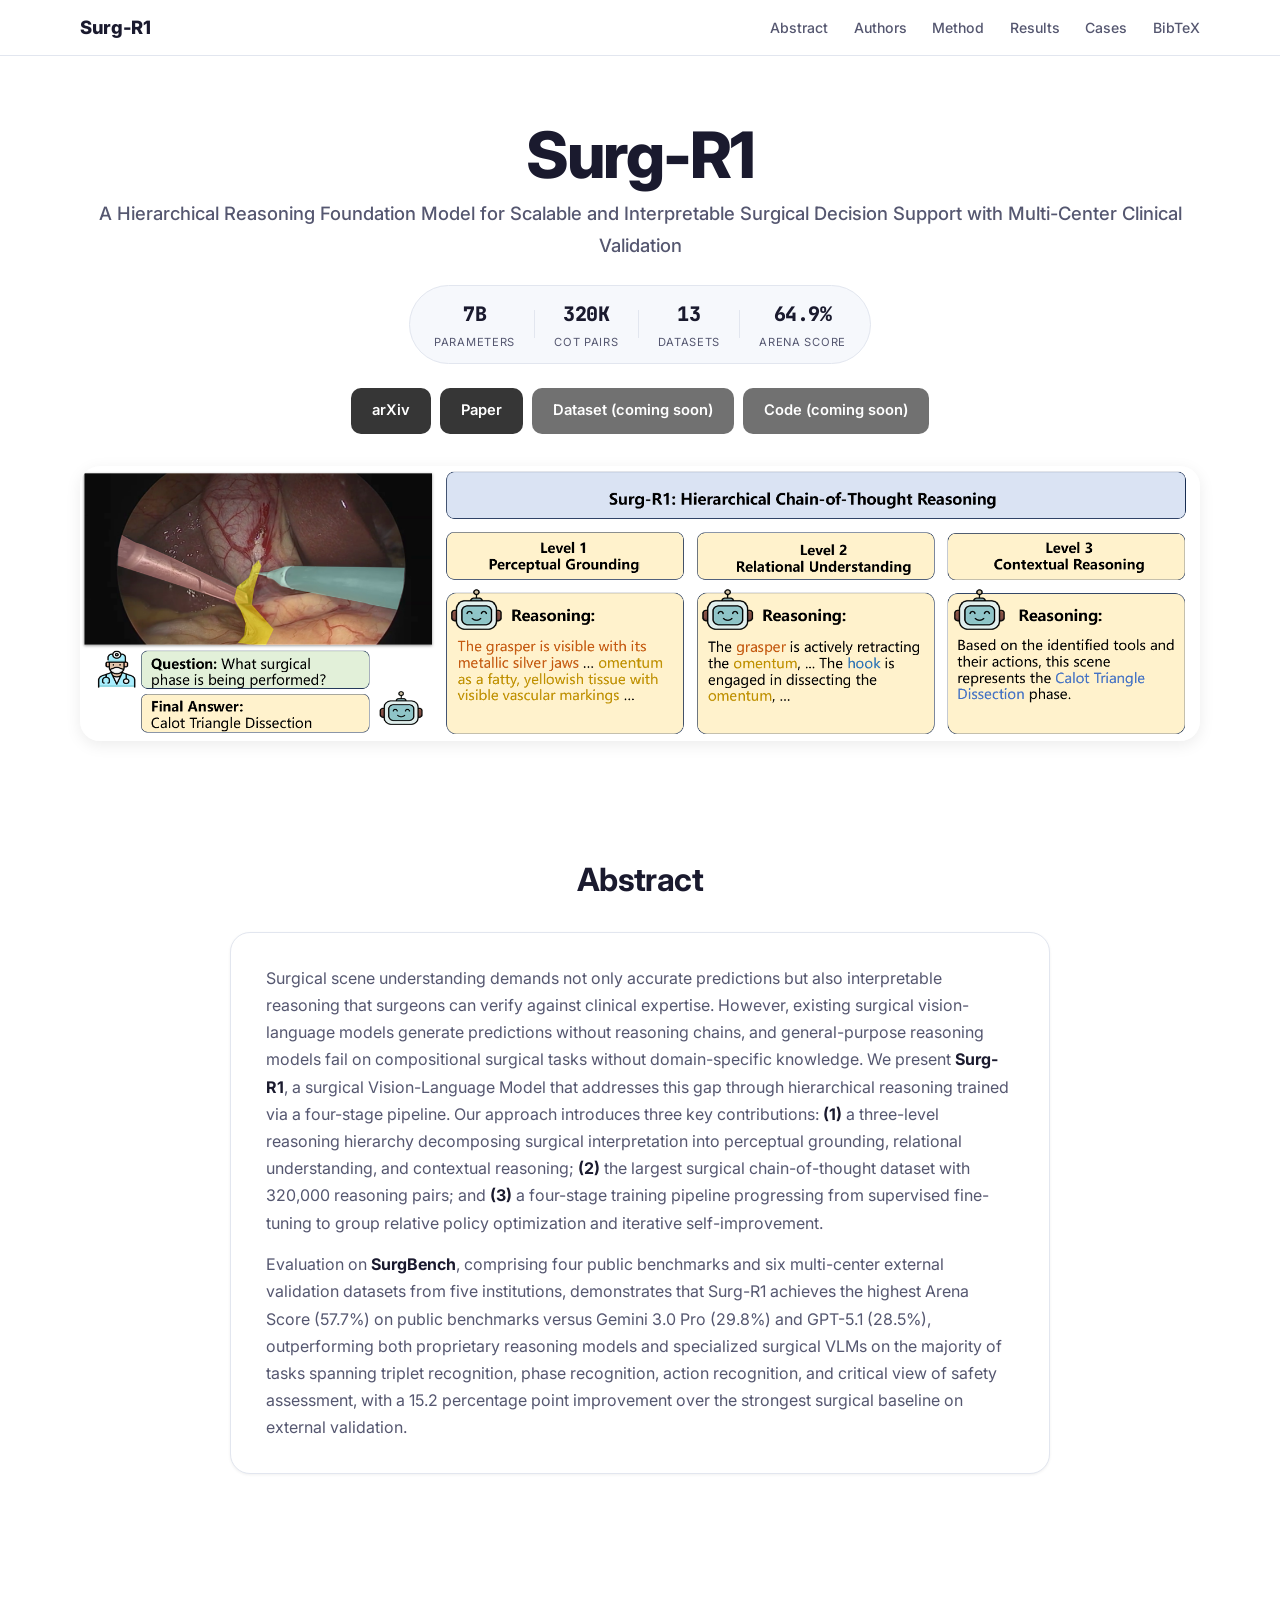
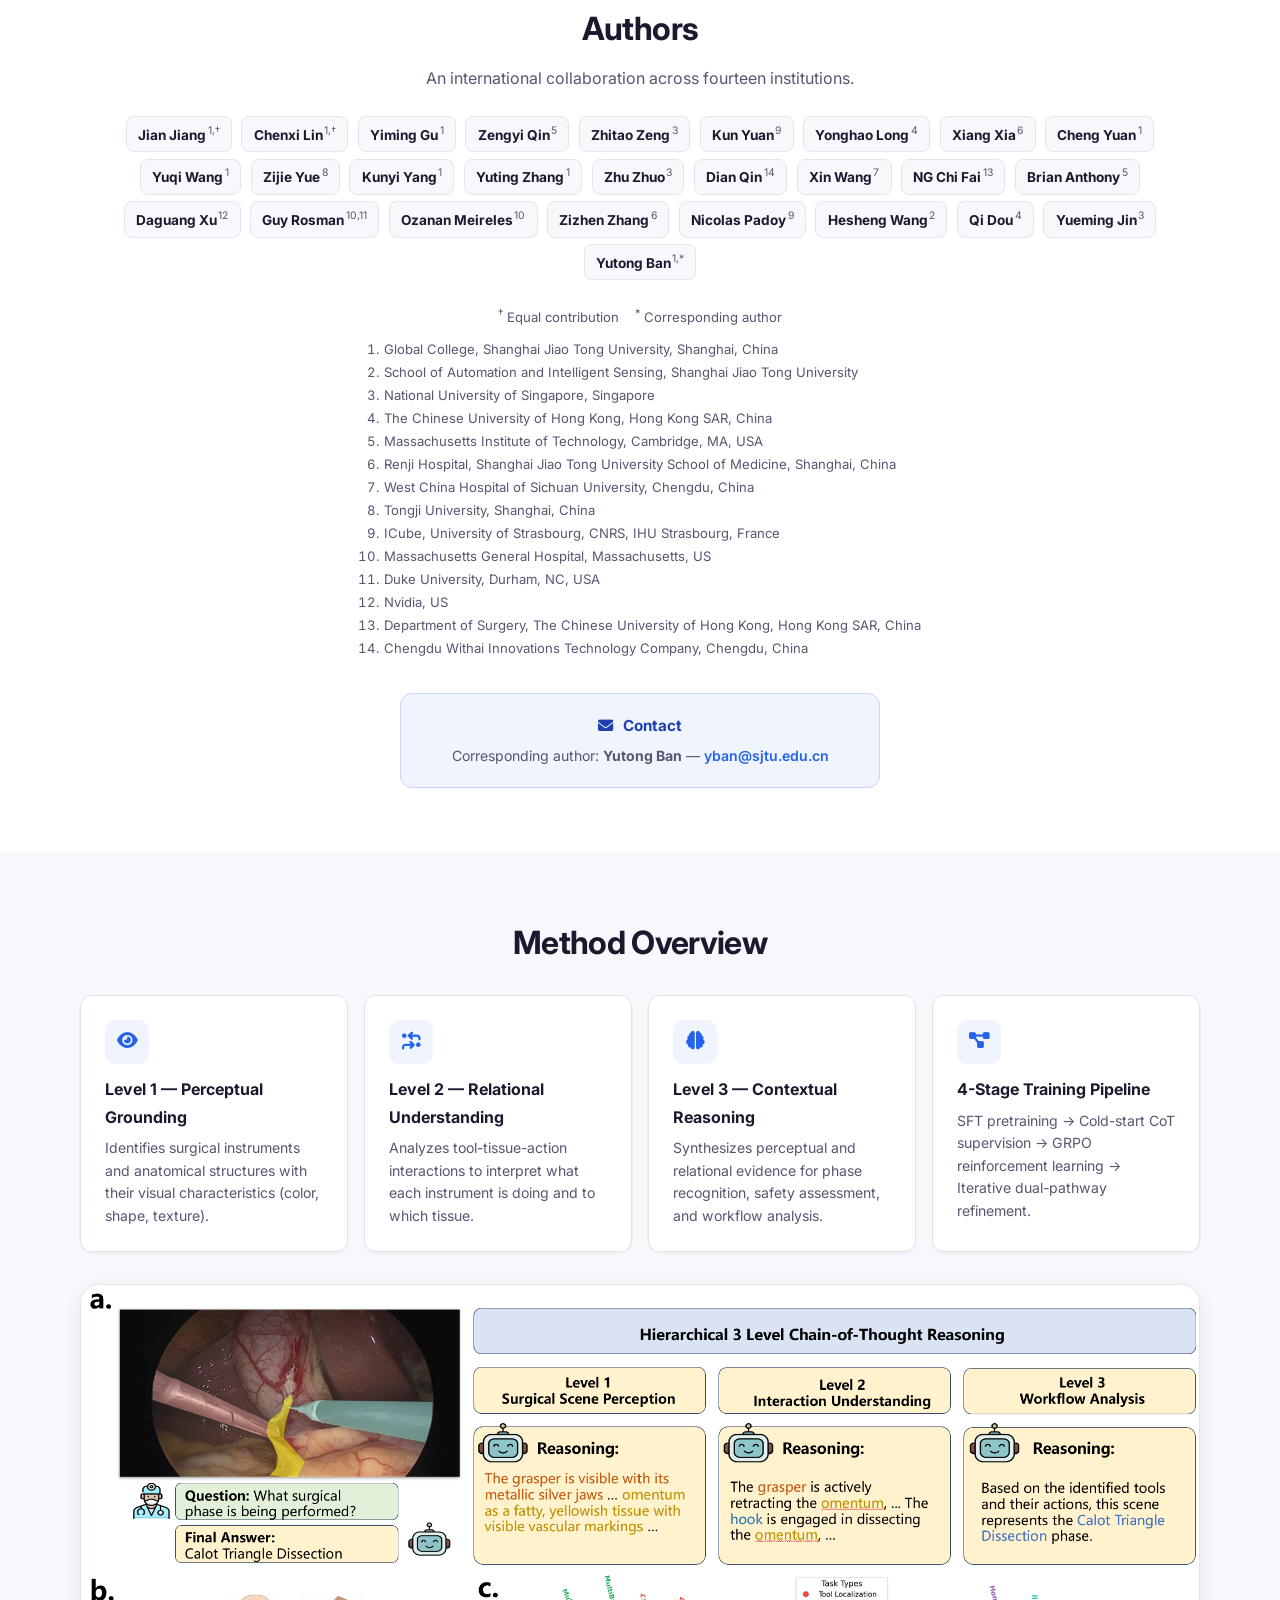
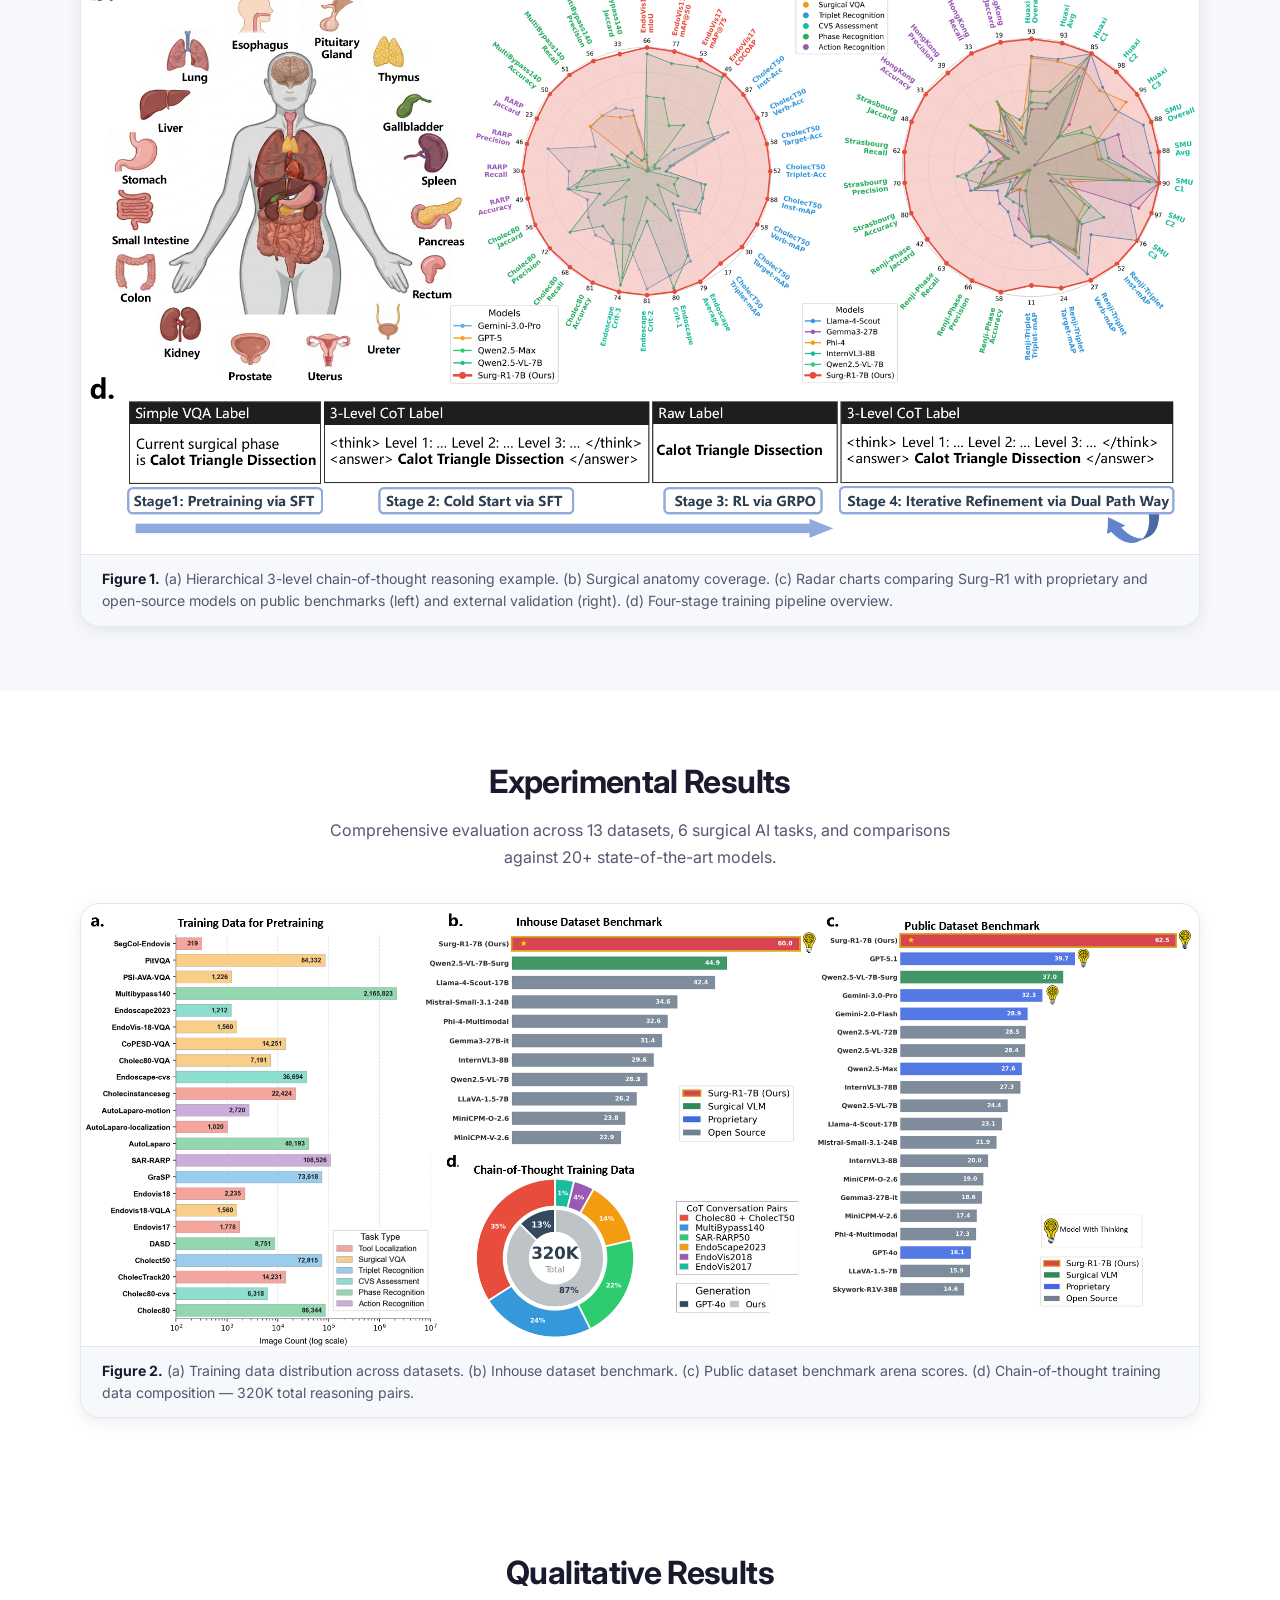
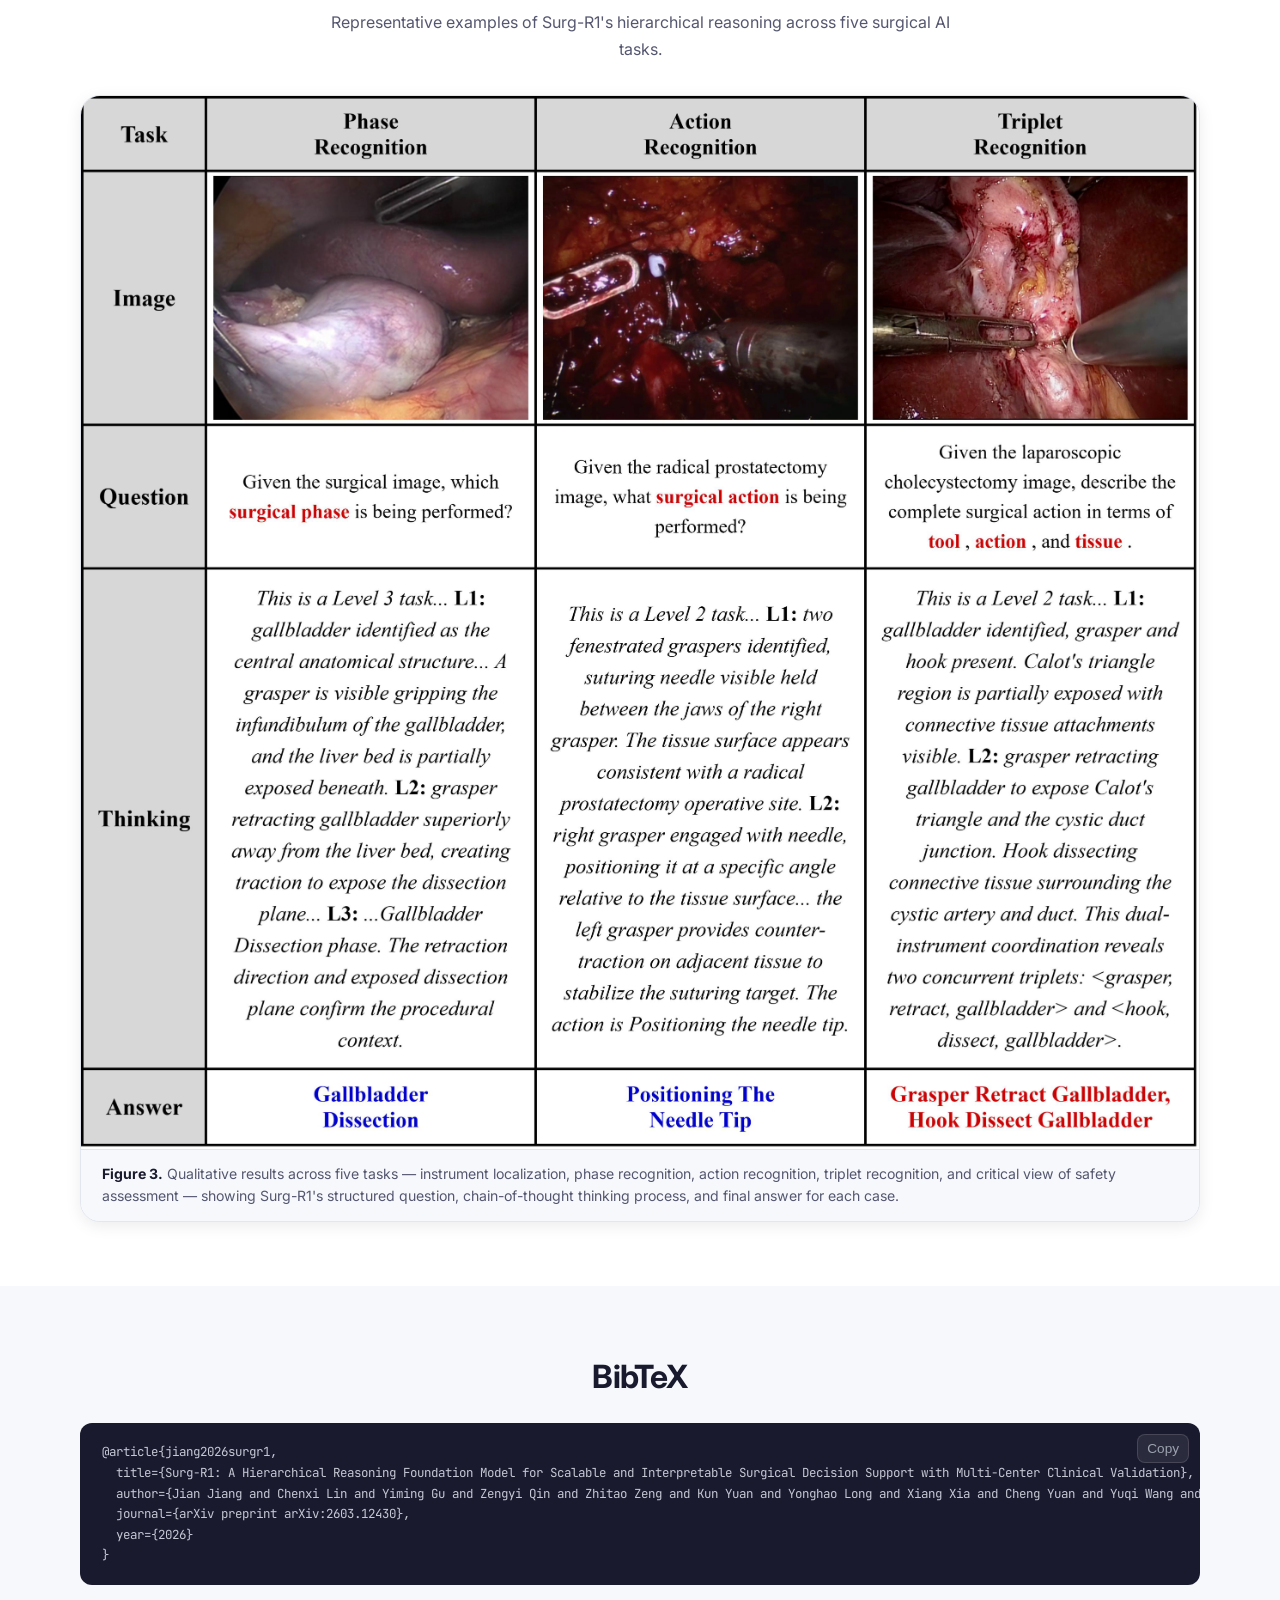
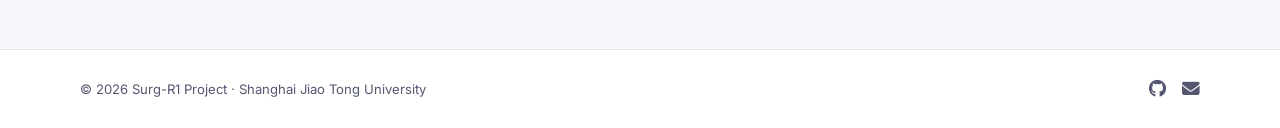
<file: index.html>
<!doctype html>
<html lang="en">
  <head>
    <meta charset="UTF-8" />
    <meta name="viewport" content="width=device-width, initial-scale=1.0" />
    <title>Surg-R1 | Hierarchical Reasoning for Surgical Decision Support</title>
    <meta name="description" content="Surg-R1: A Hierarchical Reasoning Foundation Model for Scalable and Interpretable Surgical Decision Support with Multi-Center Clinical Validation." />
    <link rel="preconnect" href="https://fonts.googleapis.com" />
    <link rel="preconnect" href="https://fonts.gstatic.com" crossorigin />
    <link href="https://fonts.googleapis.com/css2?family=Inter:wght@400;500;600;700;800&family=JetBrains+Mono:wght@500&display=swap" rel="stylesheet" />
    <link rel="stylesheet" href="https://cdnjs.cloudflare.com/ajax/libs/font-awesome/6.5.1/css/all.min.css" />
    <link rel="stylesheet" href="styles.css" />
  </head>
  <body>
    <!-- ========== NAV ========== -->
    <nav class="topnav">
      <div class="container nav-inner">
        <a href="#" class="nav-brand">Surg-R1</a>
        <div class="nav-links">
          <a href="#abstract">Abstract</a>
          <a href="#authors">Authors</a>
          <a href="#method">Method</a>
          <a href="#results">Results</a>
          <a href="#cases">Cases</a>
          <a href="#bibtex">BibTeX</a>
        </div>
      </div>
    </nav>

    <!-- ========== HERO ========== -->
    <header class="hero">
      <div class="container hero-inner">
        <h1>Surg-R1</h1>
        <p class="hero-sub">A Hierarchical Reasoning Foundation Model for Scalable and Interpretable Surgical Decision Support with Multi-Center Clinical Validation</p>

        <div class="hero-stats">
          <div class="stat">
            <span class="stat-val">7B</span>
            <span class="stat-label">Parameters</span>
          </div>
          <div class="stat-divider"></div>
          <div class="stat">
            <span class="stat-val">320K</span>
            <span class="stat-label">CoT Pairs</span>
          </div>
          <div class="stat-divider"></div>
          <div class="stat">
            <span class="stat-val">13</span>
            <span class="stat-label">Datasets</span>
          </div>
          <div class="stat-divider"></div>
          <div class="stat">
            <span class="stat-val">64.9%</span>
            <span class="stat-label">Arena Score</span>
          </div>
        </div>

        <div class="hero-actions">
          <a href="https://arxiv.org/abs/2603.12430" class="btn btn-pill" target="_blank">arXiv</a>
          <a href="https://arxiv.org/pdf/2603.12430.pdf" class="btn btn-pill" target="_blank">Paper</a>
          <span class="btn btn-pill btn-disabled">Dataset (coming soon)</span>
          <span class="btn btn-pill btn-disabled">Code (coming soon)</span>
        </div>

        <div class="hero-teaser">
          <img src="assets/images/hero-teaser.png" alt="Surg-R1: Hierarchical Chain-of-Thought Reasoning" />
        </div>
      </div>
    </header>

    <main>
      <!-- ========== ABSTRACT ========== -->
      <section id="abstract" class="section">
        <div class="container narrow">
          <h2 class="section-title">Abstract</h2>
          <div class="abstract-card">
            <p>Surgical scene understanding demands not only accurate predictions but also interpretable reasoning that surgeons can verify against clinical expertise. However, existing surgical vision-language models generate predictions without reasoning chains, and general-purpose reasoning models fail on compositional surgical tasks without domain-specific knowledge. We present <strong>Surg-R1</strong>, a surgical Vision-Language Model that addresses this gap through hierarchical reasoning trained via a four-stage pipeline. Our approach introduces three key contributions: <strong>(1)</strong> a three-level reasoning hierarchy decomposing surgical interpretation into perceptual grounding, relational understanding, and contextual reasoning; <strong>(2)</strong> the largest surgical chain-of-thought dataset with 320,000 reasoning pairs; and <strong>(3)</strong> a four-stage training pipeline progressing from supervised fine-tuning to group relative policy optimization and iterative self-improvement.</p>
            <p>Evaluation on <strong>SurgBench</strong>, comprising four public benchmarks and six multi-center external validation datasets from five institutions, demonstrates that Surg-R1 achieves the highest Arena Score (57.7%) on public benchmarks versus Gemini 3.0 Pro (29.8%) and GPT-5.1 (28.5%), outperforming both proprietary reasoning models and specialized surgical VLMs on the majority of tasks spanning triplet recognition, phase recognition, action recognition, and critical view of safety assessment, with a 15.2 percentage point improvement over the strongest surgical baseline on external validation.</p>
          </div>
        </div>
      </section>

      <!-- ========== AUTHORS ========== -->
      <section id="authors" class="section">
        <div class="container">
          <h2 class="section-title">Authors</h2>
          <p class="section-desc">An international collaboration across fourteen institutions.</p>

          <div class="author-list">
            <div class="author"><strong>Jian Jiang</strong><sup>1,†</sup></div>
            <div class="author"><strong>Chenxi Lin</strong><sup>1,†</sup></div>
            <div class="author"><strong>Yiming Gu</strong><sup>1</sup></div>
            <div class="author"><strong>Zengyi Qin</strong><sup>5</sup></div>
            <div class="author"><strong>Zhitao Zeng</strong><sup>3</sup></div>
            <div class="author"><strong>Kun Yuan</strong><sup>9</sup></div>
            <div class="author"><strong>Yonghao Long</strong><sup>4</sup></div>
            <div class="author"><strong>Xiang Xia</strong><sup>6</sup></div>
            <div class="author"><strong>Cheng Yuan</strong><sup>1</sup></div>
            <div class="author"><strong>Yuqi Wang</strong><sup>1</sup></div>
            <div class="author"><strong>Zijie Yue</strong><sup>8</sup></div>
            <div class="author"><strong>Kunyi Yang</strong><sup>1</sup></div>
            <div class="author"><strong>Yuting Zhang</strong><sup>1</sup></div>
            <div class="author"><strong>Zhu Zhuo</strong><sup>3</sup></div>
            <div class="author"><strong>Dian Qin</strong><sup>14</sup></div>
            <div class="author"><strong>Xin Wang</strong><sup>7</sup></div>
            <div class="author"><strong>NG Chi Fai</strong><sup>13</sup></div>
            <div class="author"><strong>Brian Anthony</strong><sup>5</sup></div>
            <div class="author"><strong>Daguang Xu</strong><sup>12</sup></div>
            <div class="author"><strong>Guy Rosman</strong><sup>10,11</sup></div>
            <div class="author"><strong>Ozanan Meireles</strong><sup>10</sup></div>
            <div class="author"><strong>Zizhen Zhang</strong><sup>6</sup></div>
            <div class="author"><strong>Nicolas Padoy</strong><sup>9</sup></div>
            <div class="author"><strong>Hesheng Wang</strong><sup>2</sup></div>
            <div class="author"><strong>Qi Dou</strong><sup>4</sup></div>
            <div class="author"><strong>Yueming Jin</strong><sup>3</sup></div>
            <div class="author"><strong>Yutong Ban</strong><sup>1,*</sup></div>
          </div>

          <div class="affil-block">
            <p class="affil-note"><sup>†</sup> Equal contribution &nbsp;&nbsp; <sup>*</sup> Corresponding author</p>
            <ol class="affil-list">
              <li>Global College, Shanghai Jiao Tong University, Shanghai, China</li>
              <li>School of Automation and Intelligent Sensing, Shanghai Jiao Tong University</li>
              <li>National University of Singapore, Singapore</li>
              <li>The Chinese University of Hong Kong, Hong Kong SAR, China</li>
              <li>Massachusetts Institute of Technology, Cambridge, MA, USA</li>
              <li>Renji Hospital, Shanghai Jiao Tong University School of Medicine, Shanghai, China</li>
              <li>West China Hospital of Sichuan University, Chengdu, China</li>
              <li>Tongji University, Shanghai, China</li>
              <li>ICube, University of Strasbourg, CNRS, IHU Strasbourg, France</li>
              <li>Massachusetts General Hospital, Massachusetts, US</li>
              <li>Duke University, Durham, NC, USA</li>
              <li>Nvidia, US</li>
              <li>Department of Surgery, The Chinese University of Hong Kong, Hong Kong SAR, China</li>
              <li>Chengdu Withai Innovations Technology Company, Chengdu, China</li>
            </ol>
          </div>

          <div class="contact-card">
            <h3><i class="fa-solid fa-envelope"></i> Contact</h3>
            <p>Corresponding author: <strong>Yutong Ban</strong> — <a href="mailto:yban@sjtu.edu.cn">yban@sjtu.edu.cn</a></p>
          </div>
        </div>
      </section>

      <!-- ========== METHOD ========== -->
      <section id="method" class="section section-alt">
        <div class="container">
          <h2 class="section-title">Method Overview</h2>
          <div class="method-grid">
            <div class="method-card">
              <div class="method-icon"><i class="fa-solid fa-eye"></i></div>
              <h3>Level 1 — Perceptual Grounding</h3>
              <p>Identifies surgical instruments and anatomical structures with their visual characteristics (color, shape, texture).</p>
            </div>
            <div class="method-card">
              <div class="method-icon"><i class="fa-solid fa-arrows-turn-to-dots"></i></div>
              <h3>Level 2 — Relational Understanding</h3>
              <p>Analyzes tool-tissue-action interactions to interpret what each instrument is doing and to which tissue.</p>
            </div>
            <div class="method-card">
              <div class="method-icon"><i class="fa-solid fa-brain"></i></div>
              <h3>Level 3 — Contextual Reasoning</h3>
              <p>Synthesizes perceptual and relational evidence for phase recognition, safety assessment, and workflow analysis.</p>
            </div>
            <div class="method-card">
              <div class="method-icon"><i class="fa-solid fa-diagram-project"></i></div>
              <h3>4-Stage Training Pipeline</h3>
              <p>SFT pretraining → Cold-start CoT supervision → GRPO reinforcement learning → Iterative dual-pathway refinement.</p>
            </div>
          </div>

          <div class="figure-block">
            <figure>
              <img src="assets/images/figure1.png" alt="Surg-R1 overview: hierarchical reasoning, evaluation radar charts, and training pipeline" loading="lazy" />
              <figcaption><strong>Figure 1.</strong> (a) Hierarchical 3-level chain-of-thought reasoning example. (b) Surgical anatomy coverage. (c) Radar charts comparing Surg-R1 with proprietary and open-source models on public benchmarks (left) and external validation (right). (d) Four-stage training pipeline overview.</figcaption>
            </figure>
          </div>
        </div>
      </section>

      <!-- ========== EXPERIMENTAL RESULTS ========== -->
      <section id="results" class="section">
        <div class="container">
          <h2 class="section-title">Experimental Results</h2>
          <p class="section-desc">Comprehensive evaluation across 13 datasets, 6 surgical AI tasks, and comparisons against 20+ state-of-the-art models.</p>

          <div class="figure-block">
            <figure>
              <img src="assets/images/figure2.png" alt="Training data statistics, inhouse benchmark results, public benchmark arena scores, and CoT data composition" loading="lazy" />
              <figcaption><strong>Figure 2.</strong> (a) Training data distribution across datasets. (b) Inhouse dataset benchmark. (c) Public dataset benchmark arena scores. (d) Chain-of-thought training data composition — 320K total reasoning pairs.</figcaption>
            </figure>
          </div>
        </div>
      </section>

      <!-- ========== CASE FIGURE ========== -->
      <section id="cases" class="section">
        <div class="container">
          <h2 class="section-title">Qualitative Results</h2>
          <p class="section-desc">Representative examples of Surg-R1's hierarchical reasoning across five surgical AI tasks.</p>

          <div class="figure-block">
            <figure>
              <img src="assets/images/qualitative_case.png" alt="Qualitative results: instrument localization, phase recognition, action recognition, triplet recognition, and critical view of safety assessment" loading="lazy" />
              <figcaption><strong>Figure 3.</strong> Qualitative results across five tasks — instrument localization, phase recognition, action recognition, triplet recognition, and critical view of safety assessment — showing Surg-R1's structured question, chain-of-thought thinking process, and final answer for each case.</figcaption>
            </figure>
          </div>
        </div>
      </section>

      <!-- ========== BIBTEX ========== -->
      <section id="bibtex" class="section section-alt">
        <div class="container">
          <h2 class="section-title">BibTeX</h2>
          <div class="cite-box">
            <button class="copy-btn" type="button" onclick="navigator.clipboard.writeText(document.getElementById('bibtex-code').textContent); this.textContent='Copied!'; setTimeout(()=>this.textContent='Copy', 1500)">Copy</button>
            <pre id="bibtex-code">@article{jiang2026surgr1,
  title={Surg-R1: A Hierarchical Reasoning Foundation Model for Scalable and Interpretable Surgical Decision Support with Multi-Center Clinical Validation},
  author={Jian Jiang and Chenxi Lin and Yiming Gu and Zengyi Qin and Zhitao Zeng and Kun Yuan and Yonghao Long and Xiang Xia and Cheng Yuan and Yuqi Wang and Zijie Yue and Kunyi Yang and Yuting Zhang and Zhu Zhuo and Dian Qin and Xin Wang and NG Chi Fai and Brian Anthony and Daguang Xu and Guy Rosman and Ozanan Meireles and Zizhen Zhang and Nicolas Padoy and Hesheng Wang and Qi Dou and Yueming Jin and Yutong Ban},
  journal={arXiv preprint arXiv:2603.12430},
  year={2026}
}</pre>
          </div>
        </div>
      </section>

    </main>

    <footer class="footer">
      <div class="container footer-inner">
        <p>&copy; 2026 Surg-R1 Project &middot; Shanghai Jiao Tong University</p>
        <div class="footer-links">
          <a href="https://github.com/jianjiang1995/Surg-R1" target="_blank"><i class="fa-brands fa-github"></i></a>
          <a href="mailto:yban@sjtu.edu.cn"><i class="fa-solid fa-envelope"></i></a>
        </div>
      </div>
    </footer>

  </body>
</html>
</file>
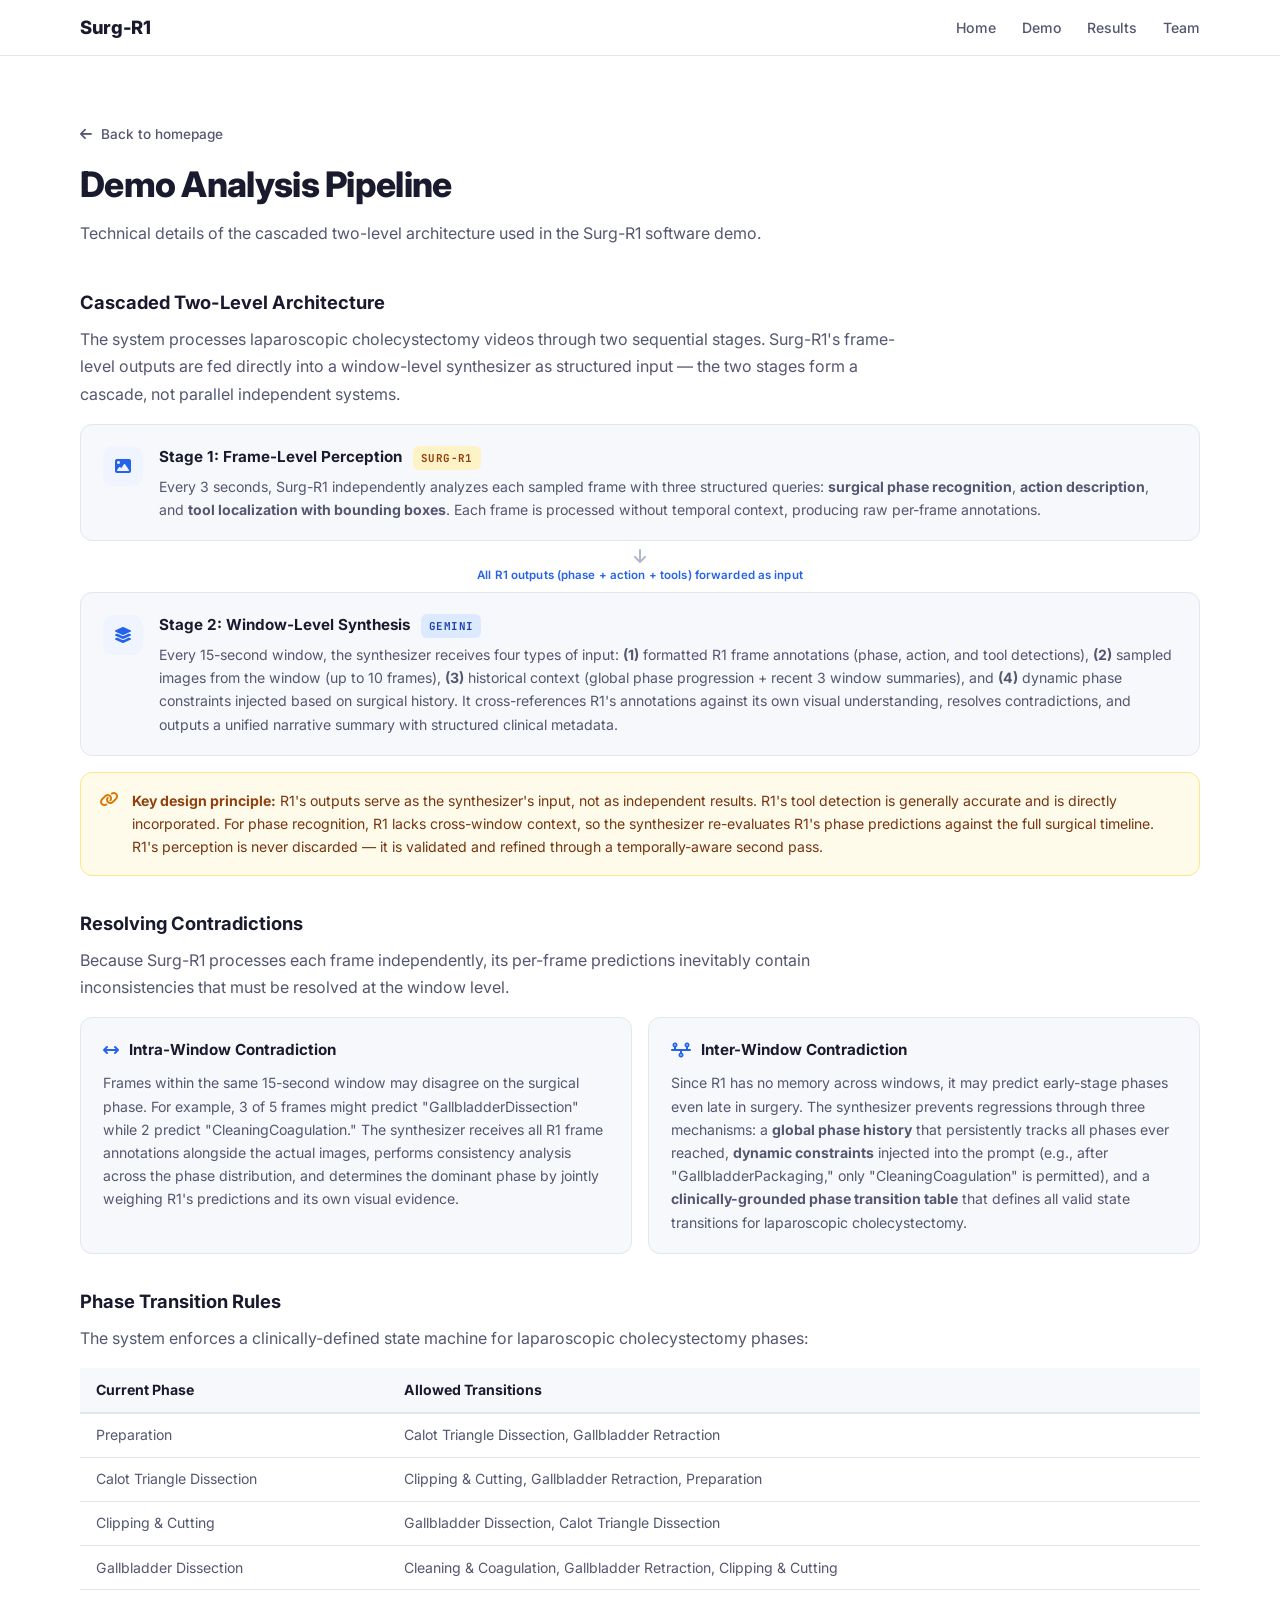
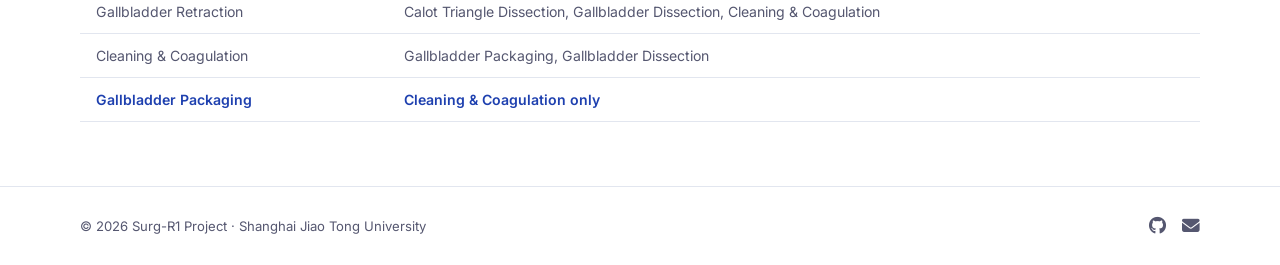
<file: demo-pipeline.html>
<!doctype html>
<html lang="en">
  <head>
    <meta charset="UTF-8" />
    <meta name="viewport" content="width=device-width, initial-scale=1.0" />
    <title>Analysis Pipeline — Surg-R1</title>
    <link rel="preconnect" href="https://fonts.googleapis.com" />
    <link rel="preconnect" href="https://fonts.gstatic.com" crossorigin />
    <link href="https://fonts.googleapis.com/css2?family=Inter:wght@400;500;600;700;800&family=JetBrains+Mono:wght@500&display=swap" rel="stylesheet" />
    <link rel="stylesheet" href="https://cdnjs.cloudflare.com/ajax/libs/font-awesome/6.5.1/css/all.min.css" />
    <link rel="stylesheet" href="styles.css" />
  </head>
  <body>
    <nav class="topnav">
      <div class="container nav-inner">
        <a href="index.html" class="nav-brand">Surg-R1</a>
        <div class="nav-links">
          <a href="index.html">Home</a>
          <a href="index.html#demo">Demo</a>
          <a href="index.html#results">Results</a>
          <a href="index.html#authors">Team</a>
        </div>
      </div>
    </nav>

    <main class="section">
      <div class="container">
        <p class="back-link"><a href="index.html#demo"><i class="fa-solid fa-arrow-left"></i> Back to homepage</a></p>

        <h1 class="page-title">Demo Analysis Pipeline</h1>
        <p class="page-subtitle">Technical details of the cascaded two-level architecture used in the Surg-R1 software demo.</p>

        <div class="pipeline-explain">
          <h3>Cascaded Two-Level Architecture</h3>
          <p>The system processes laparoscopic cholecystectomy videos through two sequential stages. Surg-R1's frame-level outputs are fed directly into a window-level synthesizer as structured input — the two stages form a cascade, not parallel independent systems.</p>

          <div class="pipeline-flow">
            <div class="pipe-node">
              <div class="pipe-icon"><i class="fa-solid fa-image"></i></div>
              <div class="pipe-body">
                <h4>Stage 1: Frame-Level Perception <span class="pipe-tag">Surg-R1</span></h4>
                <p>Every 3 seconds, Surg-R1 independently analyzes each sampled frame with three structured queries: <strong>surgical phase recognition</strong>, <strong>action description</strong>, and <strong>tool localization with bounding boxes</strong>. Each frame is processed without temporal context, producing raw per-frame annotations.</p>
              </div>
            </div>
            <div class="pipe-arrow">
              <i class="fa-solid fa-arrow-down"></i>
              <span class="pipe-arrow-label">All R1 outputs (phase + action + tools) forwarded as input</span>
            </div>
            <div class="pipe-node">
              <div class="pipe-icon"><i class="fa-solid fa-layer-group"></i></div>
              <div class="pipe-body">
                <h4>Stage 2: Window-Level Synthesis <span class="pipe-tag">Gemini</span></h4>
                <p>Every 15-second window, the synthesizer receives four types of input: <strong>(1)</strong> formatted R1 frame annotations (phase, action, and tool detections), <strong>(2)</strong> sampled images from the window (up to 10 frames), <strong>(3)</strong> historical context (global phase progression + recent 3 window summaries), and <strong>(4)</strong> dynamic phase constraints injected based on surgical history. It cross-references R1's annotations against its own visual understanding, resolves contradictions, and outputs a unified narrative summary with structured clinical metadata.</p>
              </div>
            </div>
          </div>

          <div class="design-note">
            <i class="fa-solid fa-link"></i>
            <p><strong>Key design principle:</strong> R1's outputs serve as the synthesizer's input, not as independent results. R1's tool detection is generally accurate and is directly incorporated. For phase recognition, R1 lacks cross-window context, so the synthesizer re-evaluates R1's phase predictions against the full surgical timeline. R1's perception is never discarded — it is validated and refined through a temporally-aware second pass.</p>
          </div>

          <h3>Resolving Contradictions</h3>
          <p>Because Surg-R1 processes each frame independently, its per-frame predictions inevitably contain inconsistencies that must be resolved at the window level.</p>

          <div class="contra-grid">
            <div class="contra-card">
              <div class="contra-header">
                <i class="fa-solid fa-arrows-left-right"></i>
                <h4>Intra-Window Contradiction</h4>
              </div>
              <p>Frames within the same 15-second window may disagree on the surgical phase. For example, 3 of 5 frames might predict "GallbladderDissection" while 2 predict "CleaningCoagulation." The synthesizer receives all R1 frame annotations alongside the actual images, performs consistency analysis across the phase distribution, and determines the dominant phase by jointly weighing R1's predictions and its own visual evidence.</p>
            </div>
            <div class="contra-card">
              <div class="contra-header">
                <i class="fa-solid fa-timeline"></i>
                <h4>Inter-Window Contradiction</h4>
              </div>
              <p>Since R1 has no memory across windows, it may predict early-stage phases even late in surgery. The synthesizer prevents regressions through three mechanisms: a <strong>global phase history</strong> that persistently tracks all phases ever reached, <strong>dynamic constraints</strong> injected into the prompt (e.g., after "GallbladderPackaging," only "CleaningCoagulation" is permitted), and a <strong>clinically-grounded phase transition table</strong> that defines all valid state transitions for laparoscopic cholecystectomy.</p>
            </div>
          </div>

          <h3>Phase Transition Rules</h3>
          <p>The system enforces a clinically-defined state machine for laparoscopic cholecystectomy phases:</p>
          <div class="table-wrapper">
            <table class="phase-table">
              <thead>
                <tr><th>Current Phase</th><th>Allowed Transitions</th></tr>
              </thead>
              <tbody>
                <tr><td>Preparation</td><td>Calot Triangle Dissection, Gallbladder Retraction</td></tr>
                <tr><td>Calot Triangle Dissection</td><td>Clipping &amp; Cutting, Gallbladder Retraction, Preparation</td></tr>
                <tr><td>Clipping &amp; Cutting</td><td>Gallbladder Dissection, Calot Triangle Dissection</td></tr>
                <tr><td>Gallbladder Dissection</td><td>Cleaning &amp; Coagulation, Gallbladder Retraction, Clipping &amp; Cutting</td></tr>
                <tr><td>Gallbladder Retraction</td><td>Calot Triangle Dissection, Gallbladder Dissection, Cleaning &amp; Coagulation</td></tr>
                <tr><td>Cleaning &amp; Coagulation</td><td>Gallbladder Packaging, Gallbladder Dissection</td></tr>
                <tr><td>Gallbladder Packaging</td><td>Cleaning &amp; Coagulation only</td></tr>
              </tbody>
            </table>
          </div>
        </div>
      </div>
    </main>

    <footer class="footer">
      <div class="container footer-inner">
        <p>&copy; 2026 Surg-R1 Project &middot; Shanghai Jiao Tong University</p>
        <div class="footer-links">
          <a href="https://github.com/jianjiang1995/Surg-R1" target="_blank"><i class="fa-brands fa-github"></i></a>
          <a href="mailto:yban@sjtu.edu.cn"><i class="fa-solid fa-envelope"></i></a>
        </div>
      </div>
    </footer>
  </body>
</html>
</file>
<file: styles.css>
/* ===== Reset & Base ===== */
*,
*::before,
*::after {
  box-sizing: border-box;
  margin: 0;
  padding: 0;
}

:root {
  --bg: #ffffff;
  --bg-alt: #f6f8fc;
  --text: #1a1a2e;
  --text-secondary: #555770;
  --accent: #2563eb;
  --accent-dark: #1e40af;
  --accent-bg: #eff4ff;
  --border: #e2e6ef;
  --radius: 12px;
  --radius-lg: 20px;
  --shadow-sm: 0 1px 3px rgba(0, 0, 0, 0.06);
  --shadow-md: 0 4px 16px rgba(0, 0, 0, 0.08);
  --shadow-lg: 0 12px 40px rgba(0, 0, 0, 0.1);
  --font: "Inter", -apple-system, BlinkMacSystemFont, "Segoe UI", sans-serif;
  --mono: "JetBrains Mono", "Fira Code", monospace;
}

html {
  scroll-behavior: smooth;
  scroll-padding-top: 64px;
}

body {
  font-family: var(--font);
  color: var(--text);
  background: var(--bg);
  line-height: 1.7;
  -webkit-font-smoothing: antialiased;
}

img {
  max-width: 100%;
  height: auto;
  display: block;
}

a {
  color: var(--accent);
  text-decoration: none;
}

a:hover {
  color: var(--accent-dark);
}

/* ===== Layout ===== */
.container {
  width: min(1120px, calc(100% - 2.5rem));
  margin: 0 auto;
}

.narrow {
  max-width: 820px;
}

/* ===== Nav ===== */
.topnav {
  position: sticky;
  top: 0;
  z-index: 100;
  background: rgba(255, 255, 255, 0.88);
  backdrop-filter: blur(16px);
  border-bottom: 1px solid var(--border);
  height: 56px;
  display: flex;
  align-items: center;
}

.nav-inner {
  display: flex;
  align-items: center;
  justify-content: space-between;
}

.nav-brand {
  font-weight: 800;
  font-size: 1.15rem;
  color: var(--text);
  letter-spacing: -0.02em;
}

.nav-links {
  display: flex;
  gap: 1.6rem;
}

.nav-links a {
  color: var(--text-secondary);
  font-size: 0.88rem;
  font-weight: 500;
  transition: color 0.2s;
}

.nav-links a:hover {
  color: var(--accent);
}

/* ===== Hero ===== */
.hero {
  background: #ffffff;
  color: var(--text);
  padding: 4rem 0 3rem;
  position: relative;
}

.hero-inner {
  position: relative;
  text-align: center;
}

.hero h1 {
  margin-top: 0;
  font-size: clamp(2.5rem, 6vw, 4rem);
  font-weight: 800;
  letter-spacing: -0.03em;
  line-height: 1.1;
  color: var(--text);
}

.hero-sub {
  margin-top: 0.5rem;
  font-size: clamp(0.95rem, 2vw, 1.15rem);
  font-weight: 500;
  color: var(--text-secondary);
}

.hero-stats {
  margin-top: 1.5rem;
  display: inline-flex;
  align-items: center;
  gap: 1.2rem;
  background: var(--bg-alt);
  border: 1px solid var(--border);
  border-radius: 999px;
  padding: 0.7rem 1.5rem;
}

.stat {
  display: flex;
  flex-direction: column;
  align-items: center;
}

.stat-val {
  font-size: 1.25rem;
  font-weight: 800;
  font-family: var(--mono);
  letter-spacing: -0.02em;
  color: var(--text);
}

.stat-label {
  font-size: 0.7rem;
  text-transform: uppercase;
  letter-spacing: 0.06em;
  color: var(--text-secondary);
  margin-top: 0.1rem;
}

.stat-divider {
  width: 1px;
  height: 28px;
  background: var(--border);
}

.hero-actions {
  margin-top: 1.5rem;
  display: flex;
  gap: 0.6rem;
  justify-content: center;
  flex-wrap: wrap;
}

/* Dark pill buttons (SurgSigma style) */
.btn-pill {
  display: inline-flex;
  align-items: center;
  gap: 0.4rem;
  padding: 0.5rem 1.1rem;
  border-radius: 999px;
  font-weight: 600;
  font-size: 0.88rem;
  transition: opacity 0.2s;
  cursor: pointer;
  border: none;
  background: #363636;
  color: #ffffff;
  text-decoration: none;
}

.btn-pill:hover {
  opacity: 0.9;
}

.btn-pill.btn-disabled {
  cursor: default;
  opacity: 0.7;
  pointer-events: none;
}

.hero-teaser {
  margin-top: 2rem;
  max-width: 100%;
  border-radius: var(--radius-lg);
  overflow: hidden;
  box-shadow: var(--shadow-md);
  background: #ffffff;
}

.hero-teaser img {
  width: 100%;
  height: auto;
  display: block;
  background: #ffffff;
}

.btn {
  display: inline-flex;
  align-items: center;
  gap: 0.45rem;
  padding: 0.65rem 1.3rem;
  border-radius: 10px;
  font-weight: 600;
  font-size: 0.92rem;
  transition: all 0.2s;
  cursor: pointer;
  border: none;
}

.btn-white {
  background: #fff;
  color: #1e3a8a;
}

.btn-white:hover {
  background: #e0e7ff;
  color: #1e3a8a;
}

.btn-outline {
  background: transparent;
  color: var(--text);
  border: 1.5px solid var(--border);
}

.btn-outline:hover {
  background: var(--bg-alt);
}

/* ===== Sections ===== */
.section {
  padding: 4rem 0;
}

.section-alt {
  background: var(--bg-alt);
}

.section-title {
  font-size: clamp(1.5rem, 3vw, 2rem);
  font-weight: 700;
  letter-spacing: -0.02em;
  text-align: center;
}

.section-desc {
  margin-top: 0.5rem;
  text-align: center;
  color: var(--text-secondary);
  max-width: 640px;
  margin-left: auto;
  margin-right: auto;
}

/* ===== Abstract ===== */
.abstract-card {
  margin-top: 1.5rem;
  background: var(--bg);
  border: 1px solid var(--border);
  border-radius: var(--radius-lg);
  padding: 2rem 2.2rem;
  box-shadow: var(--shadow-sm);
}

.abstract-card p {
  color: var(--text-secondary);
  margin-bottom: 0.9rem;
}

.abstract-card p:last-child {
  margin-bottom: 0;
}

.abstract-card strong {
  color: var(--text);
}

/* ===== Figures ===== */
.figure-block {
  margin-top: 2rem;
}

.figure-block + .figure-block {
  margin-top: 2.5rem;
}

.figure-block figure {
  background: #ffffff;
  border: 1px solid var(--border);
  border-radius: var(--radius-lg);
  overflow: hidden;
  box-shadow: var(--shadow-md);
}

.figure-block figure img {
  width: 100%;
  display: block;
  background: #ffffff;
  vertical-align: top;
}

.figure-block figcaption {
  padding: 0.85rem 1.3rem;
  font-size: 0.88rem;
  color: var(--text-secondary);
  line-height: 1.55;
  border-top: 1px solid var(--border);
  background: var(--bg-alt);
}

.figure-block figcaption strong {
  color: var(--text);
}

/* ===== Method Grid ===== */
.method-grid {
  margin-top: 1.5rem;
  display: grid;
  grid-template-columns: repeat(auto-fit, minmax(240px, 1fr));
  gap: 1rem;
}

.method-card {
  background: var(--bg);
  border: 1px solid var(--border);
  border-radius: var(--radius);
  padding: 1.5rem;
  box-shadow: var(--shadow-sm);
  transition: box-shadow 0.25s, transform 0.25s;
}

.method-card:hover {
  box-shadow: var(--shadow-md);
  transform: translateY(-2px);
}

.method-icon {
  width: 44px;
  height: 44px;
  border-radius: 10px;
  background: var(--accent-bg);
  color: var(--accent);
  display: flex;
  align-items: center;
  justify-content: center;
  font-size: 1.15rem;
  margin-bottom: 0.8rem;
}

.method-card h3 {
  font-size: 1rem;
  font-weight: 700;
  margin-bottom: 0.4rem;
}

.method-card p {
  font-size: 0.88rem;
  color: var(--text-secondary);
  line-height: 1.6;
}

/* ===== Authors ===== */
.author-list {
  margin-top: 1.5rem;
  display: flex;
  flex-wrap: wrap;
  justify-content: center;
  gap: 0.4rem 0.6rem;
}

.author {
  display: inline-block;
  padding: 0.3rem 0.7rem;
  background: var(--bg-alt);
  border: 1px solid var(--border);
  border-radius: 8px;
  font-size: 0.85rem;
}

.author.equal {
  border-color: var(--accent);
  background: var(--accent-bg);
}

.author.corresponding {
  border-color: #7c3aed;
  background: #f3f0ff;
}

.author sup {
  font-size: 0.65rem;
  color: var(--text-secondary);
  margin-left: 0.1rem;
}

.affil-block {
  margin-top: 1.5rem;
  text-align: center;
}

.affil-note {
  font-size: 0.82rem;
  color: var(--text-secondary);
  margin-bottom: 0.6rem;
}

.affil-list {
  display: inline-block;
  text-align: left;
  font-size: 0.82rem;
  color: var(--text-secondary);
  padding-left: 1.5rem;
  line-height: 1.75;
}

.contact-card {
  margin-top: 2rem;
  background: var(--accent-bg);
  border: 1px solid #c7d2fe;
  border-radius: var(--radius);
  padding: 1.2rem 1.5rem;
  max-width: 480px;
  margin-left: auto;
  margin-right: auto;
  text-align: center;
}

.contact-card h3 {
  font-size: 0.95rem;
  color: var(--accent-dark);
  margin-bottom: 0.3rem;
}

.contact-card h3 i {
  margin-right: 0.4rem;
}

.contact-card p {
  font-size: 0.88rem;
  color: var(--text-secondary);
}

.contact-card a {
  font-weight: 600;
}

/* ===== Citation ===== */
.cite-box {
  margin-top: 1.2rem;
  position: relative;
  background: #1a1a2e;
  border-radius: var(--radius);
  padding: 1.2rem 1.4rem;
  overflow-x: auto;
}

.cite-box pre {
  font-family: var(--mono);
  font-size: 0.78rem;
  color: #c5c8d4;
  line-height: 1.65;
  white-space: pre;
  margin: 0;
}

.copy-btn {
  position: absolute;
  top: 0.7rem;
  right: 0.7rem;
  background: rgba(255, 255, 255, 0.08);
  border: 1px solid rgba(255, 255, 255, 0.12);
  color: #9ca3af;
  border-radius: 8px;
  padding: 0.35rem 0.55rem;
  cursor: pointer;
  font-size: 0.85rem;
  transition: all 0.2s;
}

.copy-btn:hover {
  background: rgba(255, 255, 255, 0.15);
  color: #fff;
}

/* ===== Footer ===== */
.footer {
  padding: 1.5rem 0;
  border-top: 1px solid var(--border);
}

.footer-inner {
  display: flex;
  align-items: center;
  justify-content: space-between;
}

.footer p {
  font-size: 0.82rem;
  color: var(--text-secondary);
}

.footer-links {
  display: flex;
  gap: 1rem;
}

.footer-links a {
  color: var(--text-secondary);
  font-size: 1.1rem;
  transition: color 0.2s;
}

.footer-links a:hover {
  color: var(--accent);
}

/* ===== Sub-page Elements ===== */
.back-link {
  margin-bottom: 0.5rem;
}

.back-link a {
  font-size: 0.85rem;
  font-weight: 500;
  color: var(--text-secondary);
}

.back-link a:hover {
  color: var(--accent);
}

.back-link a i {
  margin-right: 0.3rem;
}

.page-title {
  font-size: clamp(1.6rem, 3.5vw, 2.2rem);
  font-weight: 800;
  letter-spacing: -0.02em;
  margin-bottom: 0.3rem;
}

.page-subtitle {
  color: var(--text-secondary);
  margin-bottom: 2rem;
  max-width: 720px;
}

.table-wrapper {
  margin-top: 0.8rem;
  overflow-x: auto;
}

.phase-table {
  width: 100%;
  border-collapse: collapse;
  font-size: 0.88rem;
}

.phase-table th,
.phase-table td {
  text-align: left;
  padding: 0.6rem 1rem;
  border-bottom: 1px solid var(--border);
}

.phase-table thead th {
  font-weight: 700;
  color: var(--text);
  background: var(--bg-alt);
  border-bottom: 2px solid var(--border);
}

.phase-table tbody td {
  color: var(--text-secondary);
}

.phase-table tbody tr:last-child td {
  font-weight: 600;
  color: var(--accent-dark);
}

/* ===== Pipeline Explanation ===== */
.pipeline-explain {
  margin-top: 2.5rem;
}

.pipeline-explain > h3 {
  font-size: 1.15rem;
  font-weight: 700;
  color: var(--text);
  margin-bottom: 0.5rem;
}

.pipeline-explain > h3:not(:first-child) {
  margin-top: 2rem;
}

.pipeline-explain > p {
  color: var(--text-secondary);
  margin-bottom: 1rem;
  max-width: 820px;
}

.pipeline-flow {
  display: flex;
  flex-direction: column;
  align-items: stretch;
  gap: 0;
  margin-bottom: 0.5rem;
}

.pipe-node {
  display: flex;
  gap: 1rem;
  align-items: flex-start;
  background: var(--bg-alt);
  border: 1px solid var(--border);
  border-radius: var(--radius);
  padding: 1.2rem 1.4rem;
}

.pipe-icon {
  flex-shrink: 0;
  width: 40px;
  height: 40px;
  border-radius: 10px;
  background: var(--accent-bg);
  color: var(--accent);
  display: flex;
  align-items: center;
  justify-content: center;
  font-size: 1rem;
  margin-top: 0.15rem;
}

.pipe-body h4 {
  font-size: 0.95rem;
  font-weight: 700;
  margin-bottom: 0.3rem;
}

.pipe-tag {
  display: inline-block;
  font-size: 0.68rem;
  font-weight: 700;
  font-family: var(--mono);
  text-transform: uppercase;
  letter-spacing: 0.04em;
  padding: 0.15rem 0.5rem;
  border-radius: 6px;
  vertical-align: middle;
  margin-left: 0.4rem;
}

.pipe-node:first-child .pipe-tag {
  background: #fef3c7;
  color: #92400e;
}

.pipe-node:last-child .pipe-tag {
  background: #dbeafe;
  color: #1e40af;
}

.pipe-body p {
  font-size: 0.88rem;
  color: var(--text-secondary);
  line-height: 1.65;
}

.pipe-arrow {
  display: flex;
  flex-direction: column;
  align-items: center;
  gap: 0.15rem;
  padding: 0.4rem 0;
  color: #b0b8c9;
  font-size: 1rem;
}

.pipe-arrow-label {
  font-size: 0.72rem;
  font-weight: 600;
  color: var(--accent);
  letter-spacing: 0.01em;
}

.design-note {
  display: flex;
  gap: 0.8rem;
  align-items: flex-start;
  margin-top: 1rem;
  margin-bottom: 0.5rem;
  padding: 1rem 1.2rem;
  background: #fffbeb;
  border: 1px solid #fde68a;
  border-radius: var(--radius);
}

.design-note > i {
  flex-shrink: 0;
  color: #d97706;
  font-size: 0.95rem;
  margin-top: 0.2rem;
}

.design-note > p {
  font-size: 0.88rem;
  color: #78350f;
  line-height: 1.65;
  margin: 0;
}

.design-note strong {
  color: #92400e;
}

.contra-grid {
  display: grid;
  grid-template-columns: repeat(auto-fit, minmax(300px, 1fr));
  gap: 1rem;
}

.contra-card {
  background: var(--bg-alt);
  border: 1px solid var(--border);
  border-radius: var(--radius);
  padding: 1.2rem 1.4rem;
}

.contra-header {
  display: flex;
  align-items: center;
  gap: 0.6rem;
  margin-bottom: 0.5rem;
}

.contra-header i {
  color: var(--accent);
  font-size: 1rem;
}

.contra-header h4 {
  font-size: 0.95rem;
  font-weight: 700;
}

.contra-card > p {
  font-size: 0.88rem;
  color: var(--text-secondary);
  line-height: 1.65;
}

/* ===== Responsive ===== */
@media (max-width: 768px) {
  .hero {
    padding: 3.5rem 0 3rem;
  }

  .hero-stats {
    gap: 0.8rem;
    padding: 0.7rem 1rem;
  }

  .stat-val {
    font-size: 1.1rem;
  }

  .nav-links {
    display: none;
  }

  .method-grid {
    grid-template-columns: 1fr;
  }

  .abstract-card {
    padding: 1.2rem 1rem;
  }

  .footer-inner {
    flex-direction: column;
    gap: 0.6rem;
  }
}

@media (max-width: 480px) {
  .hero-stats {
    flex-wrap: wrap;
    justify-content: center;
  }

  .stat-divider {
    display: none;
  }

  .hero-actions {
    flex-direction: column;
    align-items: center;
  }

  .btn {
    width: 100%;
    justify-content: center;
  }
}
</file>
